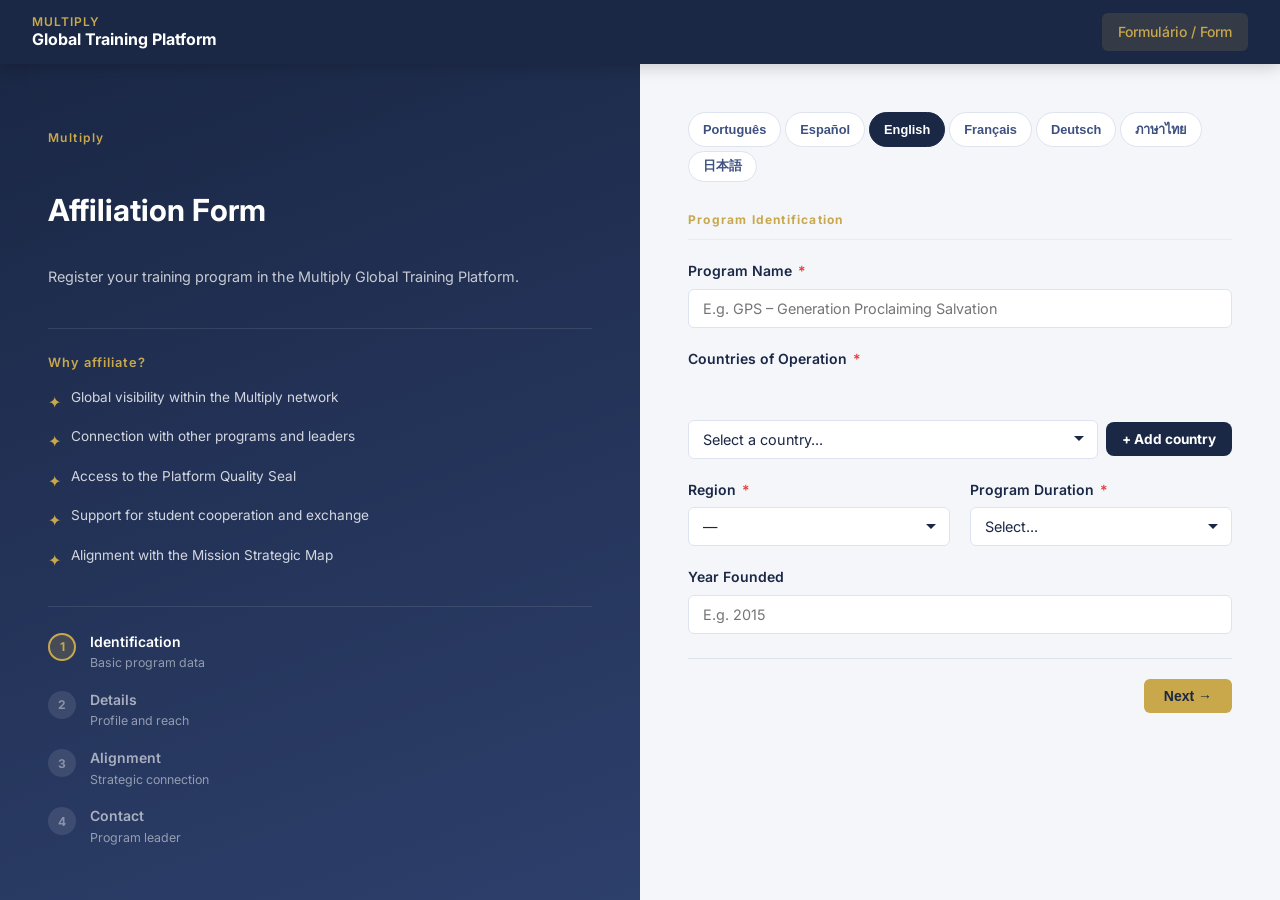
<file: index.html>
<!DOCTYPE html>
<html lang="es">
<head>
  <meta charset="UTF-8">
  <meta name="viewport" content="width=device-width, initial-scale=1.0">
  <title>Multiply — Formulário de Afiliação / Affiliation Form</title>
  <link rel="preconnect" href="https://fonts.googleapis.com">
  <link href="https://fonts.googleapis.com/css2?family=Inter:wght@400;500;600;700;800&display=swap" rel="stylesheet">
  <link rel="stylesheet" href="css/styles.css">
  <style>
    /* Page-specific overrides */
    .form-page { min-height: calc(100vh - 64px); }
    .form-sidebar {
      background: linear-gradient(160deg, var(--navy) 0%, var(--mid) 100%);
    }
    .form-main {
      background: var(--bg);
    }
    .form-inner {
      max-width: 600px;
    }
    @media (max-width: 768px) {
      .form-sidebar { display: none; }
      .form-page { grid-template-columns: 1fr; }
    }
  </style>
</head>
<body>

<!-- ── HEADER ──────────────────────────────────────────────── -->
<header class="site-header">
  <div class="site-logo">
    <div class="site-logo-text">
      <span class="brand">MULTIPLY</span>
      <span class="name">Global Training Platform</span>
    </div>
  </div>
  <nav class="site-nav">
    <a href="index.html" class="active">Formulário / Form</a>
  </nav>
</header>

<!-- ── LANG BAR (mobile) ───────────────────────────────────── -->
<div style="background:#fff;border-bottom:1px solid var(--border);padding:10px 24px;display:none" id="mobile-lang-bar-wrap">
  <div class="lang-bar" id="lang-bar-mobile"></div>
</div>

<!-- ── MAIN LAYOUT ─────────────────────────────────────────── -->
<div class="form-page">

  <!-- SIDEBAR -->
  <aside class="form-sidebar" id="sidebar-content">
    <!-- Rendered by JS -->
  </aside>

  <!-- FORM AREA -->
  <main class="form-main">
    <!-- Lang switcher -->
    <div class="lang-bar" id="lang-bar" style="margin-bottom:28px"></div>

    <div class="form-inner">
      <div id="form-main">
        <!-- Rendered by JS -->
      </div>
    </div>
  </main>

</div>

<!-- ── SCRIPTS ──────────────────────────────────────────────── -->
<script src="js/data.js?v=6"></script>
<script src="js/form.js?v=6"></script>

</body>
</html>
</file>
<file: css/styles.css>
/* ============================================================
   MULTIPLY GLOBAL TRAINING PLATFORM — DESIGN SYSTEM
   Colors: Navy #1A2745 · Gold #C9A84C · Mid #2D3F6B · Soft #4A6FA5
   ============================================================ */

/* ── TOKENS ─────────────────────────────────────────────── */
:root {
  --navy:      #1A2745;
  --navy-dark: #111b30;
  --mid:       #2D3F6B;
  --soft:      #4A6FA5;
  --gold:      #C9A84C;
  --gold-light:#E8D080;
  --gold-pale: #F5ECC8;
  --white:     #FFFFFF;
  --bg:        #F4F6FA;
  --bg-card:   #FFFFFF;
  --text:      #1A2745;
  --text-mid:  #3D5080;
  --text-light:#6B7FA5;
  --border:    #DDE3EF;
  --shadow:    0 2px 12px rgba(26,39,69,.10);
  --shadow-lg: 0 8px 32px rgba(26,39,69,.15);
  --radius:    10px;
  --radius-sm: 6px;
  --radius-lg: 16px;

  /* Duration colors */
  --mob-color:    #6366f1;
  --curto-color:  #4A6FA5;
  --medio-color:  #C9A84C;
  --longo-color:  #1A2745;
}

/* ── RESET & BASE ─────────────────────────────────────────── */
*, *::before, *::after { box-sizing: border-box; margin: 0; padding: 0; }

html { font-size: 16px; scroll-behavior: smooth; }

body {
  font-family: 'Inter', 'Segoe UI', system-ui, sans-serif;
  background: var(--bg);
  color: var(--text);
  line-height: 1.6;
  -webkit-font-smoothing: antialiased;
}

/* ── TYPOGRAPHY ───────────────────────────────────────────── */
h1, h2, h3, h4, h5 {
  font-weight: 700;
  line-height: 1.25;
  color: var(--navy);
}
h1 { font-size: clamp(1.6rem, 3vw, 2.4rem); }
h2 { font-size: clamp(1.3rem, 2.5vw, 1.9rem); }
h3 { font-size: 1.15rem; }
h4 { font-size: 1rem; }

p { max-width: 72ch; }

a { color: var(--soft); text-decoration: none; }
a:hover { color: var(--gold); }

/* ── HEADER / NAV ─────────────────────────────────────────── */
.site-header {
  background: var(--navy);
  padding: 0 32px;
  display: flex;
  align-items: center;
  justify-content: space-between;
  height: 64px;
  position: sticky;
  top: 0;
  z-index: 100;
  box-shadow: 0 2px 16px rgba(0,0,0,.2);
}

.site-logo {
  display: flex;
  align-items: center;
  gap: 12px;
}

.site-logo img {
  height: 36px;
  width: auto;
}

.site-logo-text {
  display: flex;
  flex-direction: column;
  line-height: 1.2;
}

.site-logo-text .brand {
  font-size: 0.75rem;
  font-weight: 600;
  color: var(--gold);
  letter-spacing: .08em;
}

.site-logo-text .name {
  font-size: 1rem;
  font-weight: 700;
  color: #fff;
}

.site-nav {
  display: flex;
  gap: 8px;
}

.site-nav a {
  color: rgba(255,255,255,.75);
  font-size: 0.875rem;
  font-weight: 500;
  padding: 8px 16px;
  border-radius: var(--radius-sm);
  transition: all .2s;
}

.site-nav a:hover, .site-nav a.active {
  background: rgba(201,168,76,.15);
  color: var(--gold);
}

/* ── HERO BANNER ──────────────────────────────────────────── */
.hero {
  background: linear-gradient(135deg, var(--navy) 0%, var(--mid) 60%, var(--soft) 100%);
  color: #fff;
  padding: 64px 32px 72px;
  position: relative;
  overflow: hidden;
}

.hero::before {
  content: '';
  position: absolute;
  top: -60px; right: -60px;
  width: 400px; height: 400px;
  border-radius: 50%;
  background: rgba(201,168,76,.08);
  pointer-events: none;
}

.hero::after {
  content: '';
  position: absolute;
  bottom: -80px; left: 10%;
  width: 320px; height: 320px;
  border-radius: 50%;
  background: rgba(201,168,76,.05);
  pointer-events: none;
}

.hero-inner {
  max-width: 800px;
  position: relative;
  z-index: 1;
}

.hero-eyebrow {
  font-size: 0.75rem;
  font-weight: 600;
  letter-spacing: .12em;
  color: var(--gold);
  margin-bottom: 12px;
}

.hero h1 {
  color: #fff;
  margin-bottom: 16px;
}

.hero .subtitle {
  font-size: 1.05rem;
  color: rgba(255,255,255,.8);
  max-width: 60ch;
  margin-bottom: 32px;
}

.hero-stats {
  display: flex;
  gap: 32px;
  flex-wrap: wrap;
}

.hero-stat {
  display: flex;
  flex-direction: column;
  gap: 2px;
}

.hero-stat .num {
  font-size: 2rem;
  font-weight: 800;
  color: var(--gold);
  line-height: 1;
}

.hero-stat .label {
  font-size: 0.75rem;
  color: rgba(255,255,255,.65);
  font-weight: 500;
}

/* ── CONTAINER ────────────────────────────────────────────── */
.container {
  max-width: 1200px;
  margin: 0 auto;
  padding: 0 24px;
}

.section {
  padding: 48px 32px;
}

/* ── CARDS ────────────────────────────────────────────────── */
.card {
  background: var(--bg-card);
  border-radius: var(--radius);
  box-shadow: var(--shadow);
  border: 1px solid var(--border);
}

.card-header {
  padding: 20px 24px 16px;
  border-bottom: 1px solid var(--border);
  display: flex;
  align-items: center;
  justify-content: space-between;
  gap: 12px;
}

.card-header h3 {
  font-size: 1rem;
  font-weight: 600;
}

.card-body {
  padding: 20px 24px;
}

/* ── BUTTONS ──────────────────────────────────────────────── */
.btn {
  display: inline-flex;
  align-items: center;
  gap: 8px;
  padding: 10px 20px;
  border-radius: var(--radius-sm);
  font-size: 0.875rem;
  font-weight: 600;
  cursor: pointer;
  border: none;
  transition: all .2s;
  text-decoration: none;
  line-height: 1;
  white-space: nowrap;
}

.btn-primary {
  background: var(--gold);
  color: var(--navy);
}
.btn-primary:hover { background: var(--gold-light); color: var(--navy); transform: translateY(-1px); box-shadow: 0 4px 12px rgba(201,168,76,.3); }

.btn-navy {
  background: var(--navy);
  color: #fff;
}
.btn-navy:hover { background: var(--mid); color: #fff; }

.btn-outline {
  background: transparent;
  color: var(--navy);
  border: 1.5px solid var(--border);
}
.btn-outline:hover { border-color: var(--navy); background: var(--bg); }

.btn-sm { padding: 6px 14px; font-size: 0.8rem; }
.btn-lg { padding: 14px 28px; font-size: 1rem; }

.btn-icon {
  padding: 8px;
  border-radius: var(--radius-sm);
  background: var(--bg);
  border: 1px solid var(--border);
  color: var(--text-mid);
  cursor: pointer;
  transition: all .2s;
  display: inline-flex;
  align-items: center;
}
.btn-icon:hover { background: var(--navy); color: #fff; border-color: var(--navy); }

/* ── FORM ELEMENTS ────────────────────────────────────────── */
.form-group {
  display: flex;
  flex-direction: column;
  gap: 6px;
  margin-bottom: 20px;
}

.form-label {
  font-size: 0.875rem;
  font-weight: 600;
  color: var(--text);
}

.form-label .required {
  color: #e53e3e;
  margin-left: 2px;
}

.form-hint {
  font-size: 0.775rem;
  color: var(--text-light);
}

.form-input,
.form-select,
.form-textarea {
  width: 100%;
  padding: 10px 14px;
  border: 1.5px solid var(--border);
  border-radius: var(--radius-sm);
  font-size: 0.9rem;
  color: var(--text);
  background: #fff;
  transition: border-color .2s, box-shadow .2s;
  font-family: inherit;
}

.form-input:focus,
.form-select:focus,
.form-textarea:focus {
  outline: none;
  border-color: var(--soft);
  box-shadow: 0 0 0 3px rgba(74,111,165,.12);
}

.form-textarea { resize: vertical; min-height: 90px; }

.form-select {
  appearance: none;
  background-image: url("data:image/svg+xml,%3Csvg xmlns='http://www.w3.org/2000/svg' width='12' height='12' viewBox='0 0 12 12'%3E%3Cpath fill='%231A2745' d='M6 8L1 3h10z'/%3E%3C/svg%3E");
  background-repeat: no-repeat;
  background-position: right 12px center;
  padding-right: 36px;
}

/* Checkbox group */
.checkbox-grid {
  display: grid;
  grid-template-columns: repeat(auto-fill, minmax(200px, 1fr));
  gap: 8px;
}

.checkbox-item {
  display: flex;
  align-items: center;
  gap: 8px;
  padding: 8px 12px;
  border: 1.5px solid var(--border);
  border-radius: var(--radius-sm);
  cursor: pointer;
  transition: all .2s;
  font-size: 0.85rem;
}

.checkbox-item:hover { border-color: var(--soft); background: rgba(74,111,165,.04); }
.checkbox-item input { accent-color: var(--soft); }
.checkbox-item.checked { border-color: var(--soft); background: rgba(74,111,165,.06); }

/* ── DURATION BADGES ──────────────────────────────────────── */
.badge {
  display: inline-flex;
  align-items: center;
  gap: 5px;
  padding: 3px 10px;
  border-radius: 20px;
  font-size: 0.75rem;
  font-weight: 600;
  line-height: 1.4;
}

.badge-mobilizacao { background: rgba(99,102,241,.12); color: #4f46e5; }
.badge-curto       { background: rgba(74,111,165,.12); color: var(--soft); }
.badge-medio       { background: rgba(201,168,76,.18); color: #8a6f1e; }
.badge-longo       { background: rgba(26,39,69,.12);   color: var(--navy); }
.badge-seal        { background: rgba(201,168,76,.2);  color: #7a5d10; }
.badge-gold        { background: var(--gold); color: var(--navy); }

/* ── FILTERS BAR ──────────────────────────────────────────── */
.filters-bar {
  display: flex;
  flex-wrap: wrap;
  gap: 12px;
  align-items: flex-end;
  padding: 20px 24px;
  background: #fff;
  border-radius: var(--radius);
  box-shadow: var(--shadow);
  border: 1px solid var(--border);
  margin-bottom: 24px;
}

.filter-group {
  display: flex;
  flex-direction: column;
  gap: 4px;
  flex: 1;
  min-width: 140px;
}

.filter-label {
  font-size: 0.75rem;
  font-weight: 600;
  color: var(--text-light);
  letter-spacing: .04em;
}

.filter-select, .filter-input {
  padding: 8px 12px;
  border: 1.5px solid var(--border);
  border-radius: var(--radius-sm);
  font-size: 0.85rem;
  color: var(--text);
  background: #fff;
  transition: border-color .2s;
  font-family: inherit;
}

.filter-select:focus, .filter-input:focus {
  outline: none;
  border-color: var(--soft);
}

.filter-select {
  appearance: none;
  background-image: url("data:image/svg+xml,%3Csvg xmlns='http://www.w3.org/2000/svg' width='12' height='12' viewBox='0 0 12 12'%3E%3Cpath fill='%231A2745' d='M6 8L1 3h10z'/%3E%3C/svg%3E");
  background-repeat: no-repeat;
  background-position: right 10px center;
  padding-right: 30px;
}

/* ── STAT TILES ───────────────────────────────────────────── */
.stat-grid {
  display: grid;
  grid-template-columns: repeat(auto-fit, minmax(160px, 1fr));
  gap: 16px;
  margin-bottom: 24px;
}

.stat-tile {
  background: #fff;
  border-radius: var(--radius);
  box-shadow: var(--shadow);
  border: 1px solid var(--border);
  padding: 20px 20px 16px;
  display: flex;
  flex-direction: column;
  gap: 4px;
}

.stat-tile .num {
  font-size: 2rem;
  font-weight: 800;
  line-height: 1;
  color: var(--navy);
}

.stat-tile .label {
  font-size: 0.775rem;
  color: var(--text-light);
  font-weight: 500;
}

.stat-tile.accent-gold .num { color: var(--gold); }
.stat-tile.accent-soft  .num { color: var(--soft); }
.stat-tile.accent-mob   .num { color: var(--mob-color); }

/* ── PROGRAM TABLE ────────────────────────────────────────── */
.table-wrap {
  overflow-x: auto;
  border-radius: var(--radius);
  box-shadow: var(--shadow);
  border: 1px solid var(--border);
}

table {
  width: 100%;
  border-collapse: collapse;
  font-size: 0.85rem;
}

thead th {
  background: var(--navy);
  color: rgba(255,255,255,.85);
  padding: 12px 16px;
  text-align: left;
  font-weight: 600;
  font-size: 0.775rem;
  letter-spacing: .04em;
  white-space: nowrap;
}

thead th:first-child { border-radius: var(--radius) 0 0 0; }
thead th:last-child  { border-radius: 0 var(--radius) 0 0; }

tbody tr {
  border-bottom: 1px solid var(--border);
  transition: background .15s;
}

tbody tr:hover { background: rgba(74,111,165,.04); }
tbody tr:last-child { border-bottom: none; }

tbody td {
  padding: 12px 16px;
  color: var(--text);
  vertical-align: middle;
}

.td-name { font-weight: 600; }
.td-country { color: var(--text-mid); }

/* ── MAP CONTAINER ────────────────────────────────────────── */
#world-map {
  width: 100%;
  height: 460px;
  border-radius: var(--radius);
  overflow: hidden;
  position: relative;
  background: var(--navy);
}

/* ── CHART CONTAINERS ─────────────────────────────────────── */
.chart-container {
  position: relative;
  width: 100%;
}

/* ── LANG SWITCHER ────────────────────────────────────────── */
.lang-bar {
  display: flex;
  gap: 4px;
  flex-wrap: wrap;
  margin-bottom: 24px;
}

.lang-btn {
  padding: 6px 14px;
  border-radius: 20px;
  border: 1.5px solid var(--border);
  background: #fff;
  font-size: 0.8rem;
  font-weight: 600;
  color: var(--text-mid);
  cursor: pointer;
  transition: all .2s;
}

.lang-btn:hover { border-color: var(--soft); color: var(--soft); }
.lang-btn.active { background: var(--navy); color: #fff; border-color: var(--navy); }

/* ── FORM PAGE LAYOUT ─────────────────────────────────────── */
.form-page {
  min-height: calc(100vh - 64px);
  display: grid;
  grid-template-columns: 1fr 1fr;
}

.form-sidebar {
  background: var(--navy);
  padding: 64px 48px;
  position: sticky;
  top: 64px;
  height: calc(100vh - 64px);
  overflow-y: auto;
  display: flex;
  flex-direction: column;
  gap: 32px;
}

.form-sidebar h2 { color: #fff; }
.form-sidebar p  { color: rgba(255,255,255,.75); font-size: 0.9rem; }

.form-main {
  padding: 48px;
  overflow-y: auto;
}

.form-section-title {
  font-size: 0.75rem;
  font-weight: 700;
  letter-spacing: .1em;
  color: var(--gold);
  margin-bottom: 20px;
  padding-bottom: 10px;
  border-bottom: 1px solid var(--gold-pale);
}

.form-grid-2 {
  display: grid;
  grid-template-columns: 1fr 1fr;
  gap: 0 20px;
}

.form-submit-row {
  display: flex;
  gap: 16px;
  align-items: center;
  margin-top: 32px;
  padding-top: 24px;
  border-top: 1px solid var(--border);
}

/* ── STEPS / PROGRESS ─────────────────────────────────────── */
.form-steps {
  display: flex;
  flex-direction: column;
  gap: 16px;
}

.form-step-item {
  display: flex;
  gap: 14px;
  align-items: flex-start;
}

.form-step-dot {
  width: 28px;
  height: 28px;
  border-radius: 50%;
  display: flex;
  align-items: center;
  justify-content: center;
  font-size: 0.75rem;
  font-weight: 700;
  flex-shrink: 0;
  margin-top: 2px;
}

.form-step-dot.done { background: var(--gold); color: var(--navy); }
.form-step-dot.active { background: rgba(201,168,76,.2); color: var(--gold); border: 2px solid var(--gold); }
.form-step-dot.pending { background: rgba(255,255,255,.1); color: rgba(255,255,255,.4); }

.form-step-info .step-name { font-size: 0.875rem; font-weight: 600; color: #fff; }
.form-step-info .step-desc { font-size: 0.775rem; color: rgba(255,255,255,.5); }

/* ── DASHBOARD GRID ───────────────────────────────────────── */
.dashboard-grid {
  display: grid;
  grid-template-columns: 1fr 1fr 1fr;
  grid-template-rows: auto;
  gap: 20px;
  padding: 24px 32px;
}

.span-2 { grid-column: span 2; }
.span-3 { grid-column: span 3; }

/* ── PROGRAM DETAIL MODAL ─────────────────────────────────── */
.modal-backdrop {
  position: fixed;
  inset: 0;
  background: rgba(0,0,0,.5);
  z-index: 200;
  display: flex;
  align-items: center;
  justify-content: center;
  padding: 24px;
  opacity: 0;
  pointer-events: none;
  transition: opacity .2s;
}

.modal-backdrop.open {
  opacity: 1;
  pointer-events: auto;
}

.modal {
  background: #fff;
  border-radius: var(--radius-lg);
  max-width: 640px;
  width: 100%;
  max-height: 85vh;
  overflow-y: auto;
  box-shadow: var(--shadow-lg);
  transform: translateY(16px);
  transition: transform .25s;
}

.modal-backdrop.open .modal { transform: translateY(0); }

.modal-header {
  padding: 24px 28px 20px;
  border-bottom: 1px solid var(--border);
  display: flex;
  align-items: flex-start;
  justify-content: space-between;
  gap: 16px;
}

.modal-body { padding: 24px 28px; }
.modal-footer {
  padding: 16px 28px 24px;
  border-top: 1px solid var(--border);
  display: flex;
  gap: 12px;
  justify-content: flex-end;
}

/* ── EXPORT DROPDOWN ──────────────────────────────────────── */
.export-menu {
  position: relative;
  display: inline-block;
}

.export-dropdown {
  position: absolute;
  right: 0;
  top: calc(100% + 6px);
  background: #fff;
  border: 1px solid var(--border);
  border-radius: var(--radius);
  box-shadow: var(--shadow-lg);
  min-width: 180px;
  padding: 6px;
  z-index: 50;
  opacity: 0;
  pointer-events: none;
  transform: translateY(-6px);
  transition: all .2s;
}

.export-dropdown.open {
  opacity: 1;
  pointer-events: auto;
  transform: translateY(0);
}

.export-item {
  display: flex;
  align-items: center;
  gap: 10px;
  padding: 9px 12px;
  border-radius: var(--radius-sm);
  font-size: 0.85rem;
  color: var(--text);
  cursor: pointer;
  transition: background .15s;
}

.export-item:hover { background: var(--bg); }
.export-item svg { opacity: .6; }

/* ── SEAL TOGGLE ──────────────────────────────────────────── */
.seal-toggle {
  display: inline-flex;
  align-items: center;
  gap: 6px;
  cursor: pointer;
  padding: 4px 10px;
  border-radius: 20px;
  border: 1.5px solid var(--border);
  font-size: 0.775rem;
  font-weight: 600;
  transition: all .2s;
  background: #fff;
  color: var(--text-mid);
}

.seal-toggle:hover { border-color: var(--gold); }

.seal-toggle.has-seal {
  background: rgba(201,168,76,.12);
  border-color: var(--gold);
  color: #7a5d10;
}

/* ── NOTICE / ALERT ───────────────────────────────────────── */
.notice {
  display: flex;
  gap: 12px;
  padding: 14px 18px;
  border-radius: var(--radius-sm);
  font-size: 0.875rem;
  line-height: 1.5;
}

.notice-success { background: #f0fdf4; border: 1px solid #86efac; color: #166534; }
.notice-warning { background: #fffbeb; border: 1px solid #fcd34d; color: #92400e; }
.notice-info    { background: #eff6ff; border: 1px solid #93c5fd; color: #1e40af; }

/* ── LEGEND ───────────────────────────────────────────────── */
.legend {
  display: flex;
  flex-wrap: wrap;
  gap: 12px;
  font-size: 0.8rem;
}

.legend-item {
  display: flex;
  align-items: center;
  gap: 6px;
  color: var(--text-mid);
}

.legend-dot {
  width: 12px;
  height: 12px;
  border-radius: 50%;
  flex-shrink: 0;
}

/* ── PAGE-LOAD FADE ───────────────────────────────────────── */
@keyframes fadeUp {
  from { opacity: 0; transform: translateY(12px); }
  to   { opacity: 1; transform: translateY(0); }
}

.fade-up { animation: fadeUp .4s ease both; }
.fade-up:nth-child(2) { animation-delay: .05s; }
.fade-up:nth-child(3) { animation-delay: .1s; }
.fade-up:nth-child(4) { animation-delay: .15s; }

/* ── SUCCESS PAGE ─────────────────────────────────────────── */
.success-page {
  display: flex;
  flex-direction: column;
  align-items: center;
  justify-content: center;
  gap: 20px;
  min-height: 60vh;
  text-align: center;
  padding: 48px 24px;
}

.success-icon {
  width: 80px; height: 80px;
  border-radius: 50%;
  background: var(--gold);
  display: flex;
  align-items: center;
  justify-content: center;
  color: var(--navy);
}

/* ── RESPONSIVE ───────────────────────────────────────────── */
@media (max-width: 1024px) {
  .dashboard-grid { grid-template-columns: 1fr 1fr; }
  .span-3 { grid-column: span 2; }
}

@media (max-width: 768px) {
  .form-page { grid-template-columns: 1fr; }
  .form-sidebar { position: static; height: auto; padding: 32px 24px; }
  .form-main { padding: 32px 24px; }
  .form-grid-2 { grid-template-columns: 1fr; }
  .dashboard-grid { grid-template-columns: 1fr; padding: 16px; }
  .span-2, .span-3 { grid-column: 1; }
  .site-header { padding: 0 16px; }
  .hero { padding: 40px 16px 48px; }
  .filters-bar { padding: 16px; }
  #world-map { height: 300px; }
}

@media (max-width: 480px) {
  .stat-grid { grid-template-columns: 1fr 1fr; }
  .hero-stats { gap: 20px; }
  .hero-stat .num { font-size: 1.5rem; }
}

@media (prefers-reduced-motion: reduce) {
  *, *::before, *::after { animation-duration: .01ms !important; transition-duration: .01ms !important; }
}
</file>
